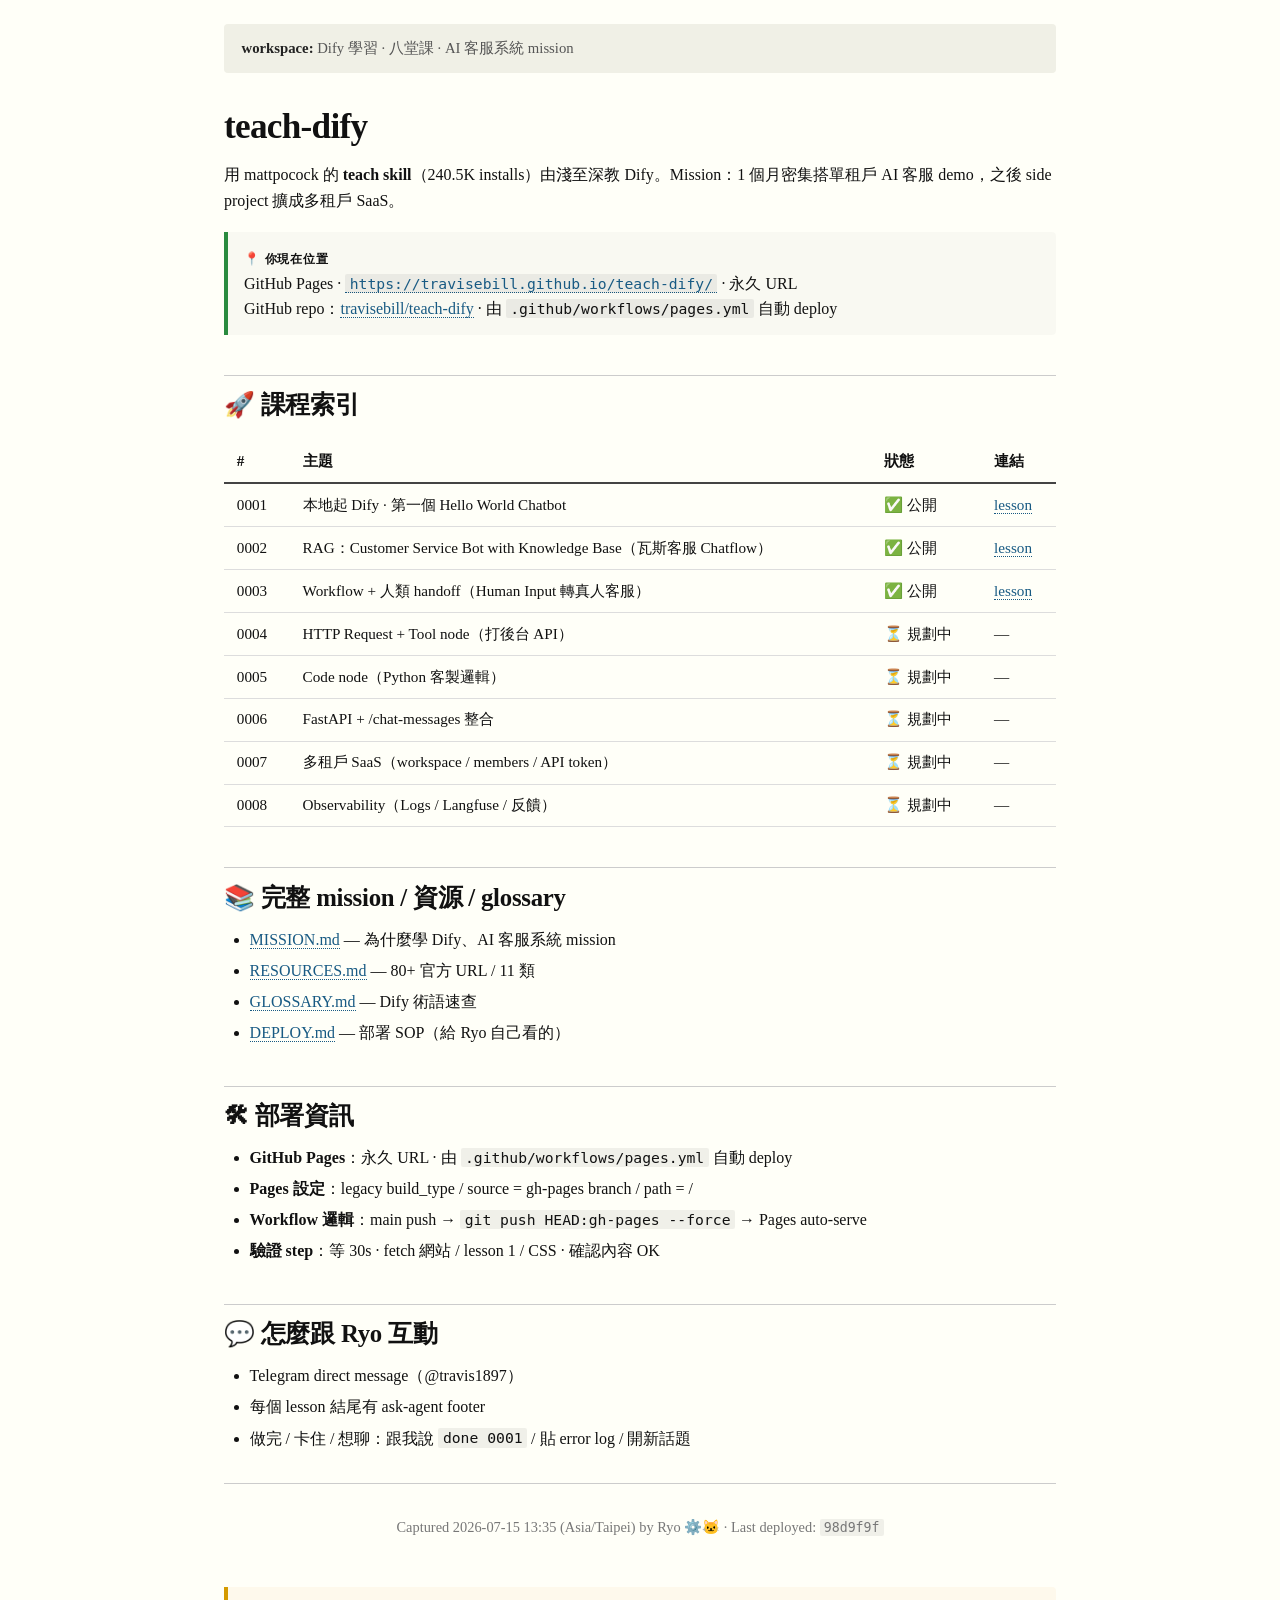
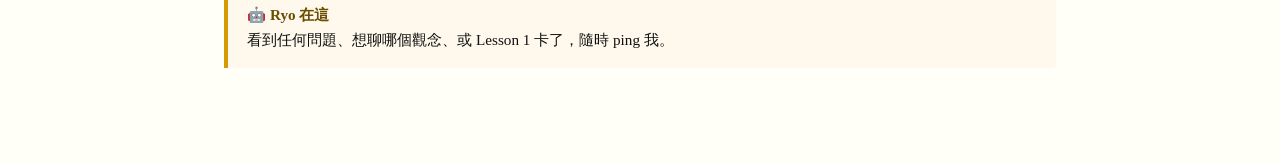
<file: index.html>
<!DOCTYPE html>
<html lang="zh-Hant">
<head>
<meta charset="UTF-8" />
<meta name="viewport" content="width=device-width, initial-scale=1" />
<title>teach-dify — Dify 學習 workspace</title>
<link rel="stylesheet" href="assets/style.css" />
</head>
<body>

<header class="lesson-mission-banner">
  <strong>workspace:</strong> Dify 學習 · 八堂課 · AI 客服系統 mission
</header>

<h1>teach-dify</h1>

<p>用 mattpocock 的 <strong>teach skill</strong>（240.5K installs）由淺至深教 Dify。Mission：1 個月密集搭單租戶 AI 客服 demo，之後 side project 擴成多租戶 SaaS。</p>

<p class="callout win">
<span class="label">📍 你現在位置</span><br>
GitHub Pages · <a href="https://travisebill.github.io/teach-dify/"><code>https://travisebill.github.io/teach-dify/</code></a> · 永久 URL<br>
GitHub repo：<a href="https://github.com/travisebill/teach-dify">travisebill/teach-dify</a> · 由 <code>.github/workflows/pages.yml</code> 自動 deploy
</p>

<h2>🚀 課程索引</h2>

<table>
<thead>
<tr><th>#</th><th>主題</th><th>狀態</th><th>連結</th></tr>
</thead>
<tbody>
<tr>
  <td>0001</td>
  <td>本地起 Dify · 第一個 Hello World Chatbot</td>
  <td>✅ 公開</td>
  <td><a href="lessons/0001-self-host-and-hello-world-chatbot.html">lesson</a></td>
</tr>
<tr>
  <td>0002</td>
  <td>RAG：Customer Service Bot with Knowledge Base（瓦斯客服 Chatflow）</td>
  <td>✅ 公開</td>
  <td><a href="lessons/0002-customer-service-bot-rag-kb.html">lesson</a></td>
</tr>
<tr>
  <td>0003</td>
  <td>Workflow + 人類 handoff（Human Input 轉真人客服）</td>
  <td>✅ 公開</td>
  <td><a href="lessons/0003-workflow-human-handoff.html">lesson</a></td>
</tr>
<tr>
  <td>0004</td>
  <td>HTTP Request + Tool node（打後台 API）</td>
  <td>⏳ 規劃中</td>
  <td>—</td>
</tr>
<tr>
  <td>0005</td>
  <td>Code node（Python 客製邏輯）</td>
  <td>⏳ 規劃中</td>
  <td>—</td>
</tr>
<tr>
  <td>0006</td>
  <td>FastAPI + /chat-messages 整合</td>
  <td>⏳ 規劃中</td>
  <td>—</td>
</tr>
<tr>
  <td>0007</td>
  <td>多租戶 SaaS（workspace / members / API token）</td>
  <td>⏳ 規劃中</td>
  <td>—</td>
</tr>
<tr>
  <td>0008</td>
  <td>Observability（Logs / Langfuse / 反饋）</td>
  <td>⏳ 規劃中</td>
  <td>—</td>
</tr>
</tbody>
</table>

<h2>📚 完整 mission / 資源 / glossary</h2>

<ul>
  <li><a href="MISSION.md">MISSION.md</a> — 為什麼學 Dify、AI 客服系統 mission</li>
  <li><a href="RESOURCES.md">RESOURCES.md</a> — 80+ 官方 URL / 11 類</li>
  <li><a href="reference/GLOSSARY.md">GLOSSARY.md</a> — Dify 術語速查</li>
  <li><a href="DEPLOY.md">DEPLOY.md</a> — 部署 SOP（給 Ryo 自己看的）</li>
</ul>

<h2>🛠 部署資訊</h2>
<ul>
  <li><strong>GitHub Pages</strong>：永久 URL · 由 <code>.github/workflows/pages.yml</code> 自動 deploy</li>
  <li><strong>Pages 設定</strong>：legacy build_type / source = gh-pages branch / path = /</li>
  <li><strong>Workflow 邏輯</strong>：main push → <code>git push HEAD:gh-pages --force</code> → Pages auto-serve</li>
  <li><strong>驗證 step</strong>：等 30s · fetch 網站 / lesson 1 / CSS · 確認內容 OK</li>
</ul>

<h2>💬 怎麼跟 Ryo 互動</h2>
<ul>
  <li>Telegram direct message（@travis1897）</li>
  <li>每個 lesson 結尾有 ask-agent footer</li>
  <li>做完 / 卡住 / 想聊：跟我說 <code>done 0001</code> / 貼 error log / 開新話題</li>
</ul>

<hr>

<p style="text-align: center; color: #777; font-size: 0.9em;">
Captured 2026-07-15 13:35 (Asia/Taipei) by Ryo ⚙️🐱 ·
Last deployed: <code>98d9f9f</code>
</p>

<footer class="ask-agent">
<strong>🤖 Ryo 在這</strong><br>
看到任何問題、想聊哪個觀念、或 Lesson 1 卡了，隨時 ping 我。
</footer>

</body>
</html>
</file>
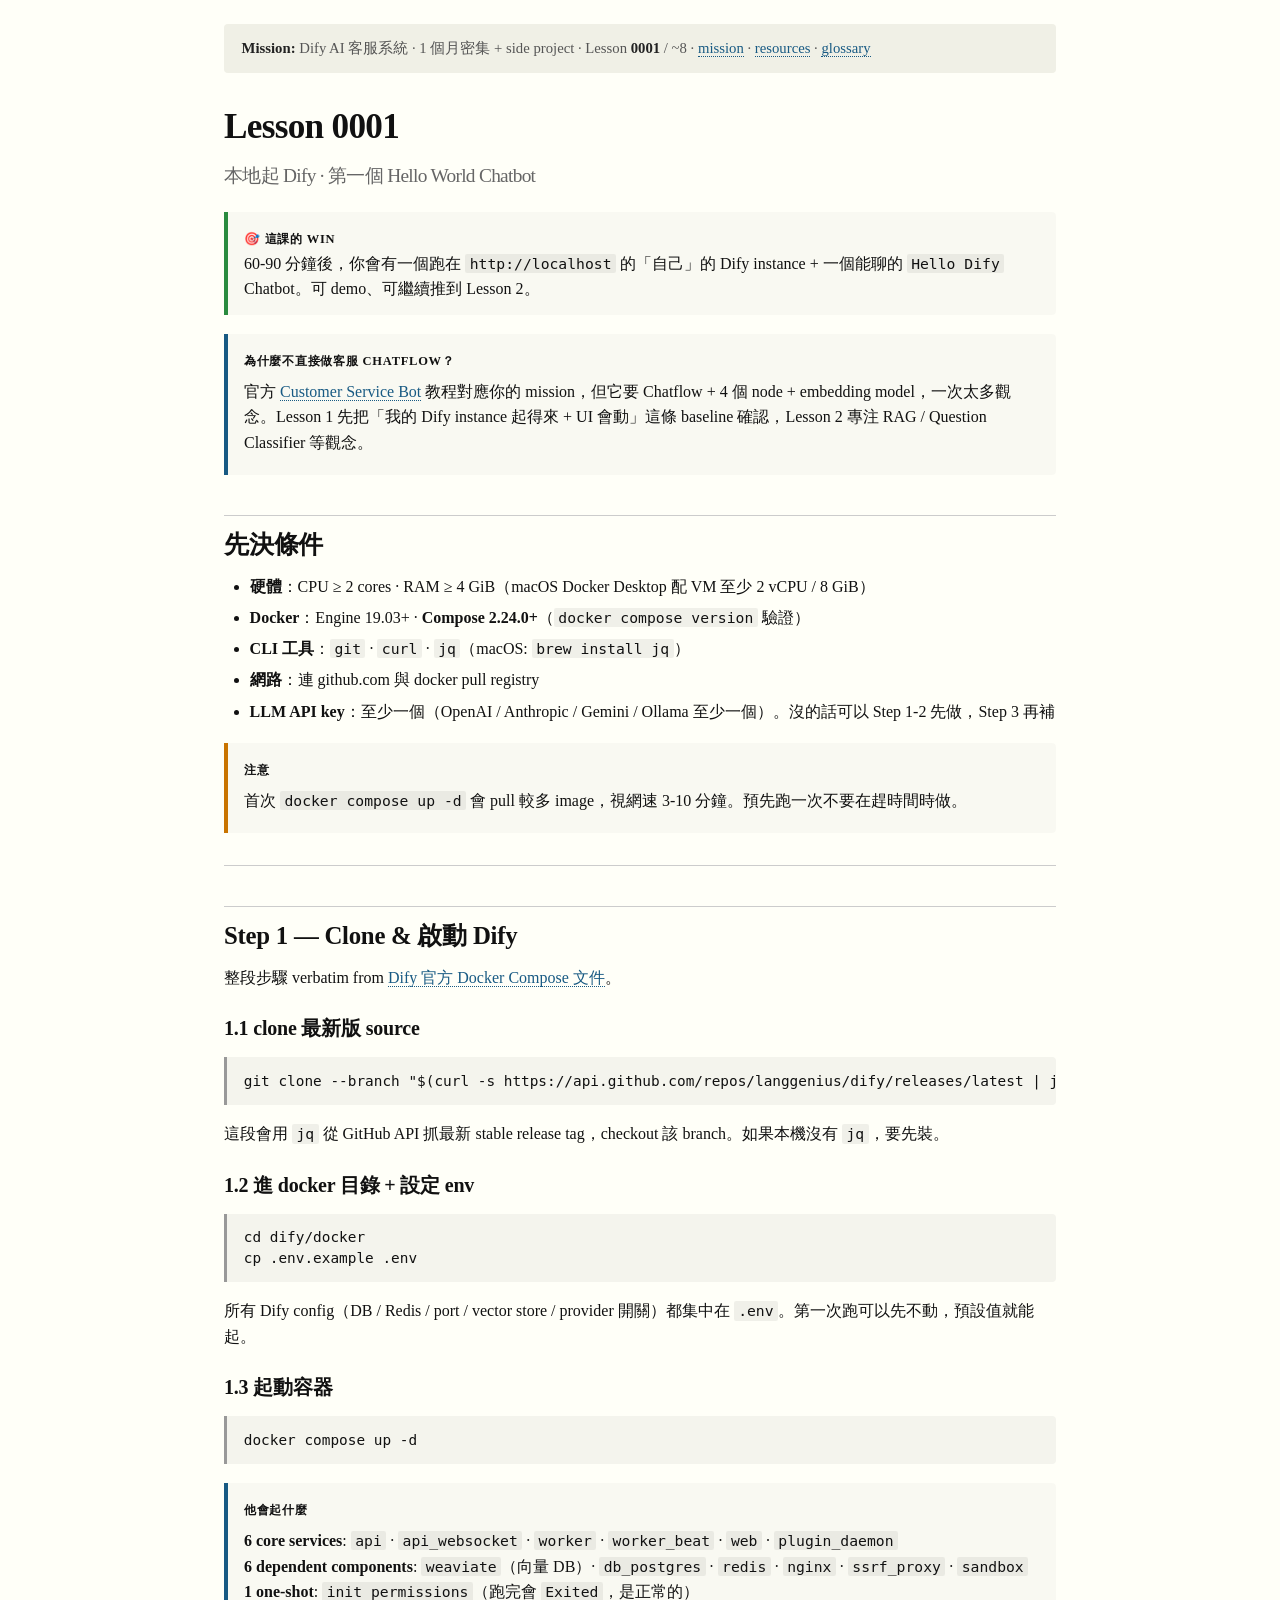
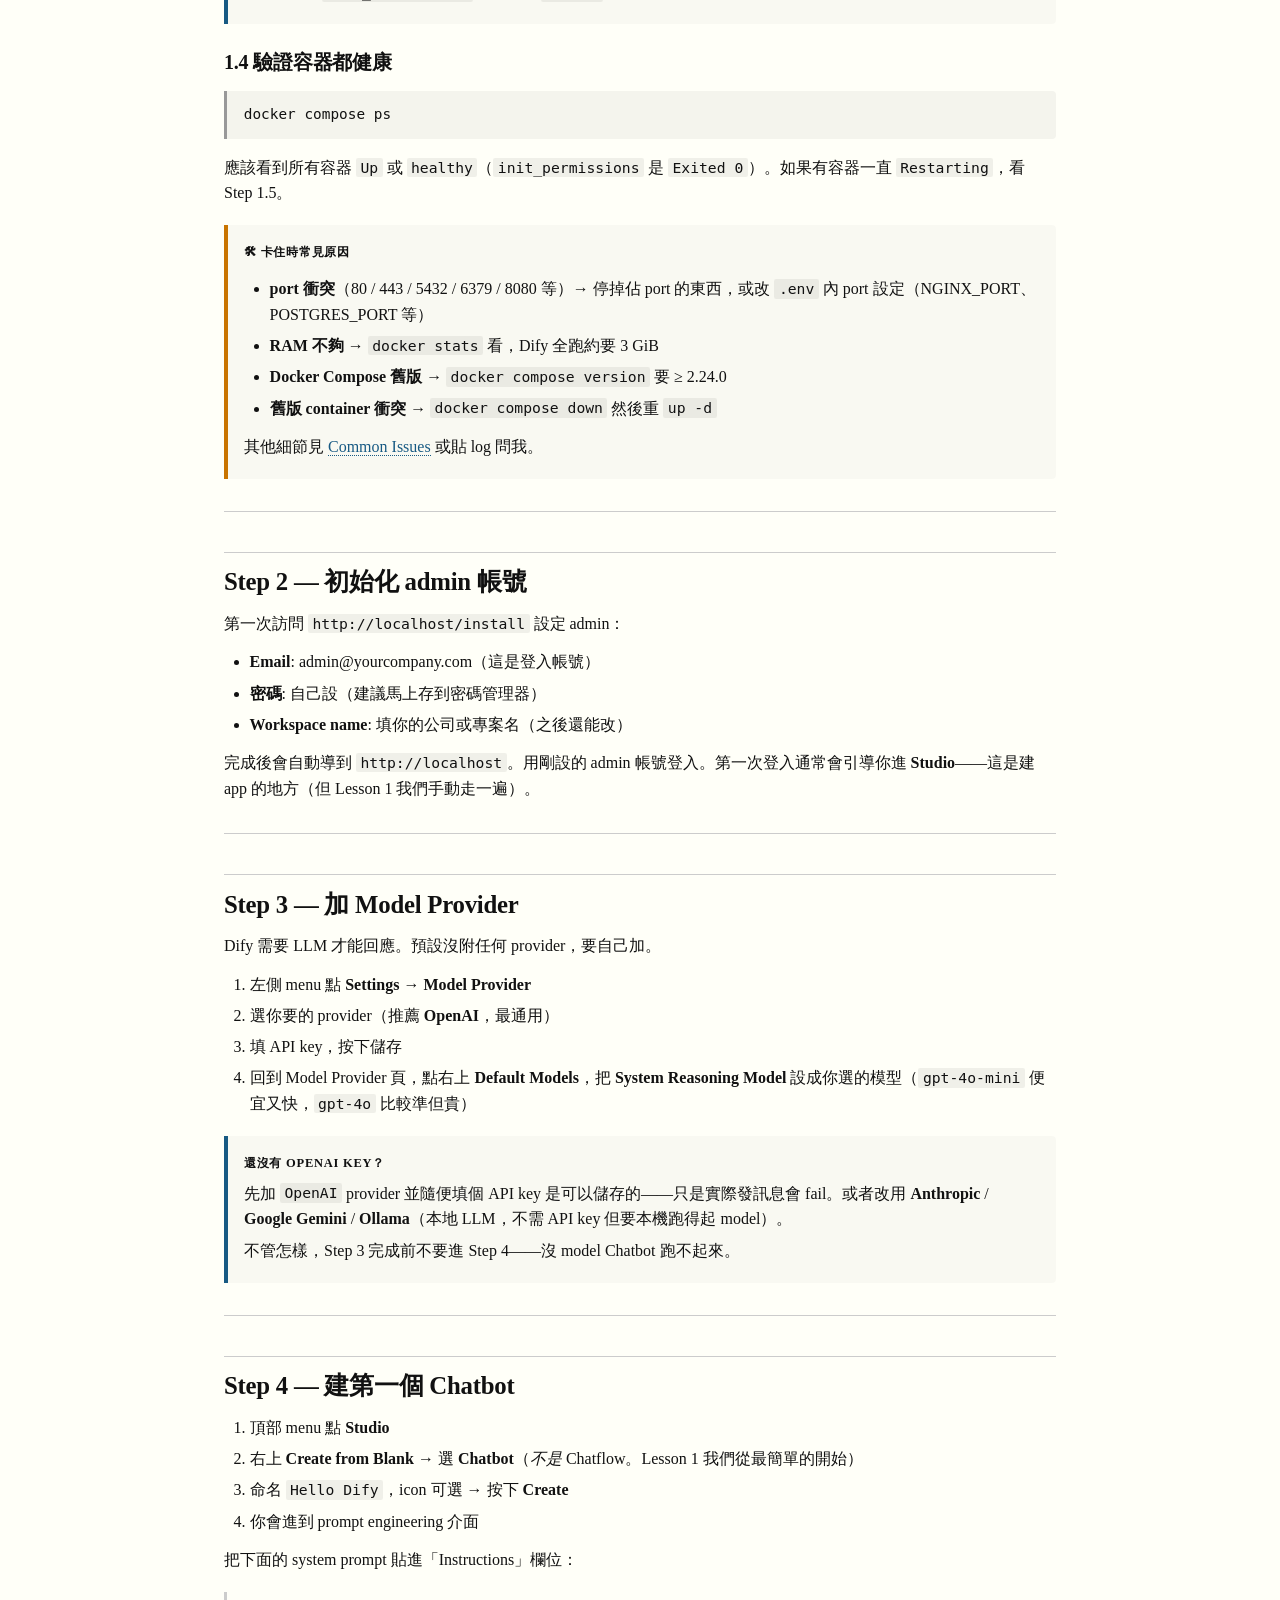
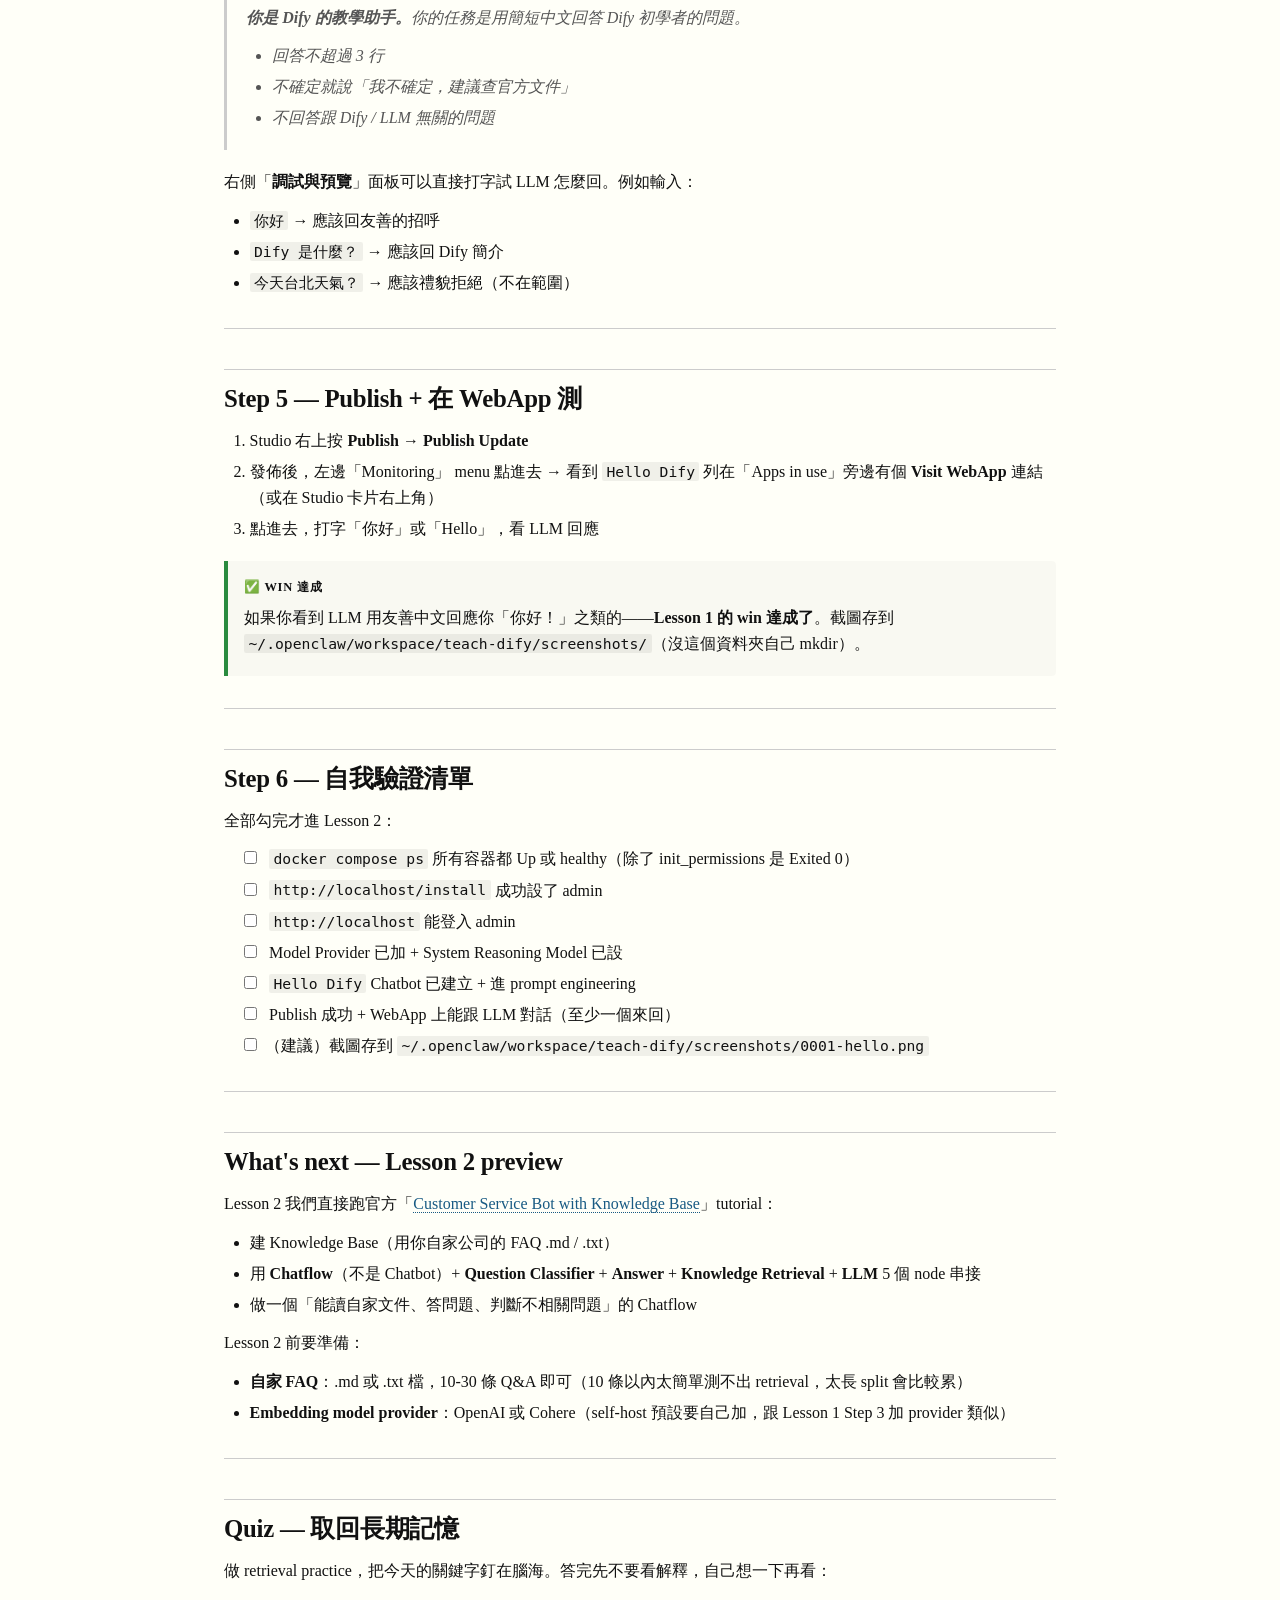
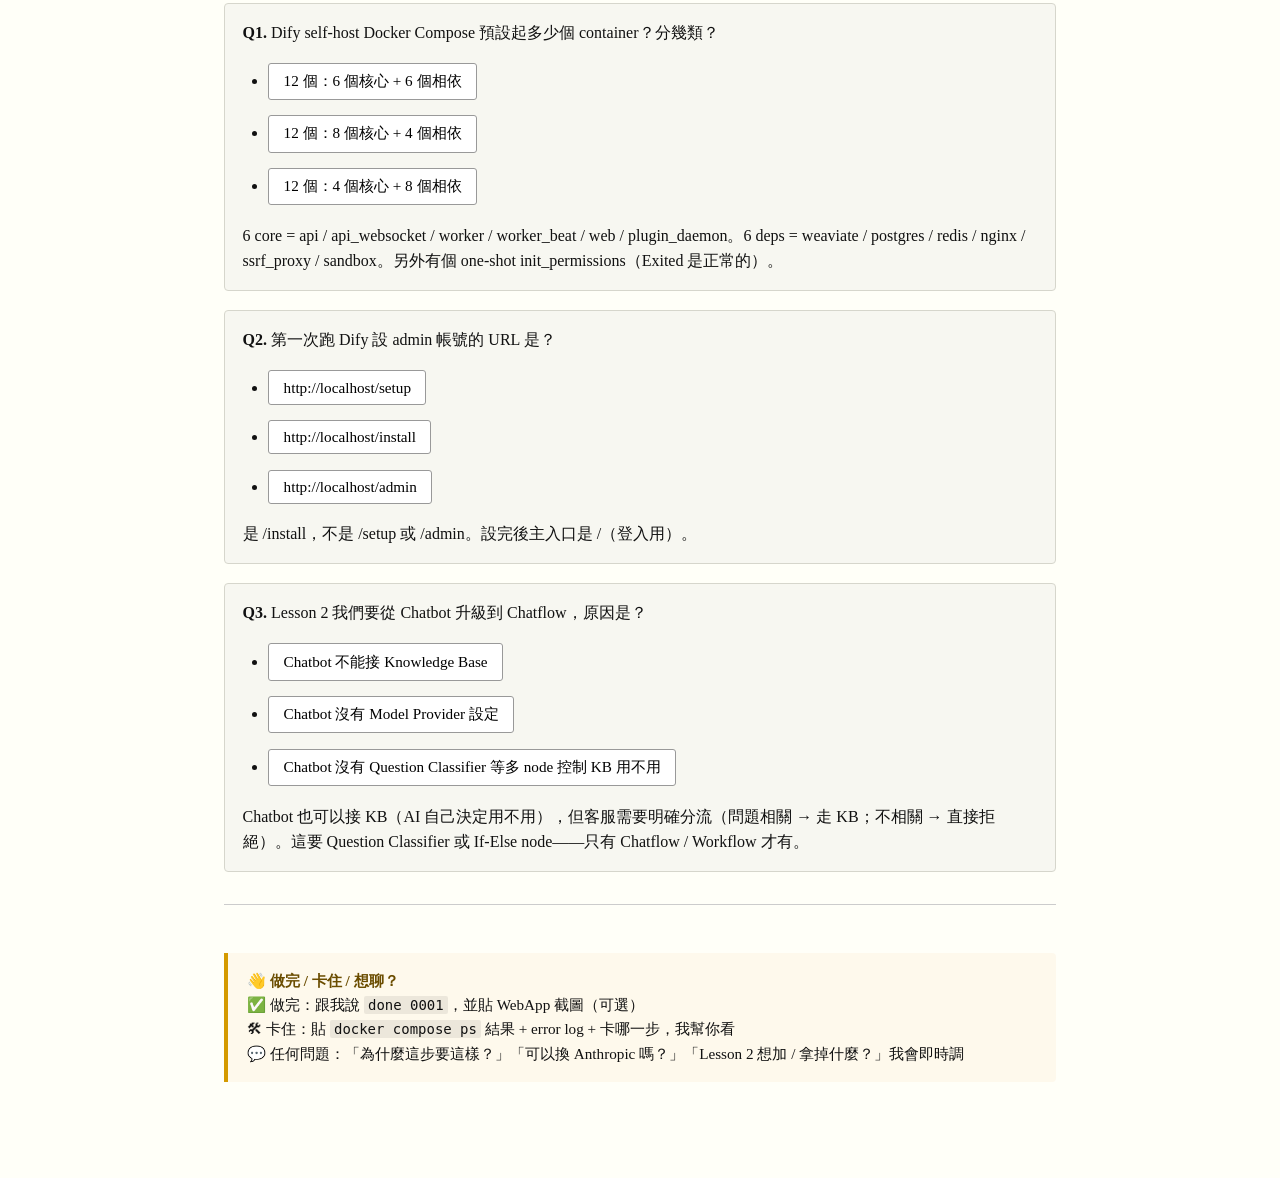
<file: lessons/0001-self-host-and-hello-world-chatbot.html>
<!DOCTYPE html>
<html lang="zh-Hant">
<head>
<meta charset="UTF-8" />
<meta name="viewport" content="width=device-width, initial-scale=1" />
<title>Lesson 0001 — 本地起 Dify + 第一個 Hello World Chatbot</title>
<link rel="stylesheet" href="../assets/style.css" />
</head>
<body>

<header class="lesson-mission-banner">
  <strong>Mission:</strong> Dify AI 客服系統 · 1 個月密集 + side project ·
  Lesson <strong>0001</strong> / ~8 ·
  <a href="../MISSION.md">mission</a> ·
  <a href="../RESOURCES.md">resources</a> ·
  <a href="../reference/GLOSSARY.md">glossary</a>
</header>

<h1>Lesson 0001<br><small style="font-size:0.55em; color:#666; font-weight:400;">本地起 Dify · 第一個 Hello World Chatbot</small></h1>

<p class="callout win">
<span class="label">🎯 這課的 win</span><br>
60-90 分鐘後，你會有一個跑在 <code>http://localhost</code> 的「自己」的 Dify instance + 一個能聊的 <code>Hello Dify</code> Chatbot。可 demo、可繼續推到 Lesson 2。
</p>

<div class="callout tip">
<span class="label">為什麼不直接做客服 Chatflow？</span>
<p>官方 <a href="https://docs.dify.ai/en/learn/tutorials/customer-service-bot">Customer Service Bot</a> 教程對應你的 mission，但它要 Chatflow + 4 個 node + embedding model，一次太多觀念。Lesson 1 先把「我的 Dify instance 起得來 + UI 會動」這條 baseline 確認，Lesson 2 專注 RAG / Question Classifier 等觀念。</p>
</div>

<h2>先決條件</h2>

<ul>
  <li><strong>硬體</strong>：CPU ≥ 2 cores · RAM ≥ 4 GiB（macOS Docker Desktop 配 VM 至少 2 vCPU / 8 GiB）</li>
  <li><strong>Docker</strong>：Engine 19.03+ · <strong>Compose 2.24.0+</strong>（<code>docker compose version</code> 驗證）</li>
  <li><strong>CLI 工具</strong>：<code>git</code> · <code>curl</code> · <code>jq</code>（macOS: <code>brew install jq</code>）</li>
  <li><strong>網路</strong>：連 github.com 與 docker pull registry</li>
  <li><strong>LLM API key</strong>：至少一個（OpenAI / Anthropic / Gemini / Ollama 至少一個）。沒的話可以 Step 1-2 先做，Step 3 再補</li>
</ul>

<div class="callout warn">
<span class="label">注意</span>
<p>首次 <code>docker compose up -d</code> 會 pull 較多 image，視網速 3-10 分鐘。預先跑一次不要在趕時間時做。</p>
</div>

<hr>

<h2>Step 1 — Clone &amp; 啟動 Dify</h2>

<p>整段步驟 verbatim from <a href="https://docs.dify.ai/en/self-host/deploy/quick-start/docker-compose">Dify 官方 Docker Compose 文件</a>。</p>

<h3>1.1 clone 最新版 source</h3>

<pre><code>git clone --branch "$(curl -s https://api.github.com/repos/langgenius/dify/releases/latest | jq -r .tag_name)" https://github.com/langgenius/dify.git
</code></pre>

<p>這段會用 <code>jq</code> 從 GitHub API 抓最新 stable release tag，checkout 該 branch。如果本機沒有 <code>jq</code>，要先裝。</p>

<h3>1.2 進 docker 目錄 + 設定 env</h3>

<pre><code>cd dify/docker
cp .env.example .env
</code></pre>

<p>所有 Dify config（DB / Redis / port / vector store / provider 開關）都集中在 <code>.env</code>。第一次跑可以先不動，預設值就能起。</p>

<h3>1.3 起動容器</h3>

<pre><code>docker compose up -d
</code></pre>

<div class="callout tip">
<span class="label">他會起什麼</span>
<p>
<strong>6 core services</strong>: <code>api</code> · <code>api_websocket</code> · <code>worker</code> · <code>worker_beat</code> · <code>web</code> · <code>plugin_daemon</code><br>
<strong>6 dependent components</strong>: <code>weaviate</code>（向量 DB）· <code>db_postgres</code> · <code>redis</code> · <code>nginx</code> · <code>ssrf_proxy</code> · <code>sandbox</code><br>
<strong>1 one-shot</strong>: <code>init_permissions</code>（跑完會 <code>Exited</code>，是正常的）
</p>
</div>

<h3>1.4 驗證容器都健康</h3>

<pre><code>docker compose ps
</code></pre>

<p>應該看到所有容器 <code>Up</code> 或 <code>healthy</code>（<code>init_permissions</code> 是 <code>Exited 0</code>）。如果有容器一直 <code>Restarting</code>，看 Step 1.5。</p>

<div class="callout warn" id="troubleshooting">
<span class="label">🛠 卡住時常見原因</span>
<p>
<ul>
  <li><strong>port 衝突</strong>（80 / 443 / 5432 / 6379 / 8080 等）→ 停掉佔 port 的東西，或改 <code>.env</code> 內 port 設定（NGINX_PORT、POSTGRES_PORT 等）</li>
  <li><strong>RAM 不夠</strong> → <code>docker stats</code> 看，Dify 全跑約要 3 GiB</li>
  <li><strong>Docker Compose 舊版</strong> → <code>docker compose version</code> 要 ≥ 2.24.0</li>
  <li><strong>舊版 container 衝突</strong> → <code>docker compose down</code> 然後重 <code>up -d</code></li>
</ul>
</p>
<p>其他細節見 <a href="https://docs.dify.ai/en/self-host/deploy/troubleshooting/common-issues">Common Issues</a> 或貼 log 問我。</p>
</div>

<hr>

<h2>Step 2 — 初始化 admin 帳號</h2>

<p>第一次訪問 <code>http://localhost/install</code> 設定 admin：</p>

<ul>
  <li><strong>Email</strong>: admin@yourcompany.com（這是登入帳號）</li>
  <li><strong>密碼</strong>: 自己設（建議馬上存到密碼管理器）</li>
  <li><strong>Workspace name</strong>: 填你的公司或專案名（之後還能改）</li>
</ul>

<p>完成後會自動導到 <code>http://localhost</code>。用剛設的 admin 帳號登入。第一次登入通常會引導你進 <strong>Studio</strong>——這是建 app 的地方（但 Lesson 1 我們手動走一遍）。</p>

<hr>

<h2>Step 3 — 加 Model Provider</h2>

<p>Dify 需要 LLM 才能回應。預設沒附任何 provider，要自己加。</p>

<ol>
  <li>左側 menu 點 <strong>Settings</strong> → <strong>Model Provider</strong></li>
  <li>選你要的 provider（推薦 <strong>OpenAI</strong>，最通用）</li>
  <li>填 API key，按下儲存</li>
  <li>回到 Model Provider 頁，點右上 <strong>Default Models</strong>，把 <strong>System Reasoning Model</strong> 設成你選的模型（<code>gpt-4o-mini</code> 便宜又快，<code>gpt-4o</code> 比較準但貴）</li>
</ol>

<div class="callout tip">
<span class="label">還沒有 OpenAI key？</span>
<p>先加 <code>OpenAI</code> provider 並隨便填個 API key 是可以儲存的——只是實際發訊息會 fail。或者改用 <strong>Anthropic</strong> / <strong>Google Gemini</strong> / <strong>Ollama</strong>（本地 LLM，不需 API key 但要本機跑得起 model）。</p>
<p>不管怎樣，Step 3 完成前不要進 Step 4——沒 model Chatbot 跑不起來。</p>
</div>

<hr>

<h2>Step 4 — 建第一個 Chatbot</h2>

<ol>
  <li>頂部 menu 點 <strong>Studio</strong></li>
  <li>右上 <strong>Create from Blank</strong> → 選 <strong>Chatbot</strong>（<em>不是</em> Chatflow。Lesson 1 我們從最簡單的開始）</li>
  <li>命名 <code>Hello Dify</code>，icon 可選 → 按下 <strong>Create</strong></li>
  <li>你會進到 prompt engineering 介面</li>
</ol>

<p>把下面的 system prompt 貼進「Instructions」欄位：</p>

<blockquote>
<p><strong>你是 Dify 的教學助手。</strong>你的任務是用簡短中文回答 Dify 初學者的問題。</p>
<ul>
  <li>回答不超過 3 行</li>
  <li>不確定就說「我不確定，建議查官方文件」</li>
  <li>不回答跟 Dify / LLM 無關的問題</li>
</ul>
</blockquote>

<p>右側「<strong>調試與預覽</strong>」面板可以直接打字試 LLM 怎麼回。例如輸入：</p>
<ul>
  <li><code>你好</code> → 應該回友善的招呼</li>
  <li><code>Dify 是什麼？</code> → 應該回 Dify 簡介</li>
  <li><code>今天台北天氣？</code> → 應該禮貌拒絕（不在範圍）</li>
</ul>

<hr>

<h2>Step 5 — Publish + 在 WebApp 測</h2>

<ol>
  <li>Studio 右上按 <strong>Publish</strong> → <strong>Publish Update</strong></li>
  <li>發佈後，左邊「Monitoring」 menu 點進去 → 看到 <code>Hello Dify</code> 列在「Apps in use」旁邊有個 <strong>Visit WebApp</strong> 連結（或在 Studio 卡片右上角）</li>
  <li>點進去，打字「你好」或「Hello」，看 LLM 回應</li>
</ol>

<div class="callout win">
<span class="label">✅ Win 達成</span>
<p>如果你看到 LLM 用友善中文回應你「你好！」之類的——<strong>Lesson 1 的 win 達成了</strong>。截圖存到 <code>~/.openclaw/workspace/teach-dify/screenshots/</code>（沒這個資料夾自己 mkdir）。</p>
</div>

<hr>

<h2>Step 6 — 自我驗證清單</h2>

<p>全部勾完才進 Lesson 2：</p>

<ul class="task-list">
  <li><input type="checkbox"> <code>docker compose ps</code> 所有容器都 Up 或 healthy（除了 init_permissions 是 Exited 0）</li>
  <li><input type="checkbox"> <code>http://localhost/install</code> 成功設了 admin</li>
  <li><input type="checkbox"> <code>http://localhost</code> 能登入 admin</li>
  <li><input type="checkbox"> Model Provider 已加 + System Reasoning Model 已設</li>
  <li><input type="checkbox"> <code>Hello Dify</code> Chatbot 已建立 + 進 prompt engineering</li>
  <li><input type="checkbox"> Publish 成功 + WebApp 上能跟 LLM 對話（至少一個來回）</li>
  <li><input type="checkbox">（建議）截圖存到 <code>~/.openclaw/workspace/teach-dify/screenshots/0001-hello.png</code></li>
</ul>

<hr>

<h2>What's next — Lesson 2 preview</h2>

<p>Lesson 2 我們直接跑官方「<a href="https://docs.dify.ai/en/learn/tutorials/customer-service-bot">Customer Service Bot with Knowledge Base</a>」tutorial：</p>

<ul>
  <li>建 Knowledge Base（用你自家公司的 FAQ .md / .txt）</li>
  <li>用 <strong>Chatflow</strong>（不是 Chatbot）+ <strong>Question Classifier</strong> + <strong>Answer</strong> + <strong>Knowledge Retrieval</strong> + <strong>LLM</strong> 5 個 node 串接</li>
  <li>做一個「能讀自家文件、答問題、判斷不相關問題」的 Chatflow</li>
</ul>

<p>Lesson 2 前要準備：</p>
<ul>
  <li><strong>自家 FAQ</strong>：.md 或 .txt 檔，10-30 條 Q&amp;A 即可（10 條以內太簡單測不出 retrieval，太長 split 會比較累）</li>
  <li><strong>Embedding model provider</strong>：OpenAI 或 Cohere（self-host 預設要自己加，跟 Lesson 1 Step 3 加 provider 類似）</li>
</ul>

<hr>

<h2>Quiz — 取回長期記憶</h2>

<p>做 retrieval practice，把今天的關鍵字釘在腦海。答完先不要看解釋，自己想一下再看：</p>

<div class="quiz" data-correct="A">
<p><strong>Q1.</strong> Dify self-host Docker Compose 預設起多少個 container？分幾類？</p>
<ul class="options">
  <li><button data-answer="A">12 個：6 個核心 + 6 個相依</button></li>
  <li><button data-answer="B">12 個：8 個核心 + 4 個相依</button></li>
  <li><button data-answer="C">12 個：4 個核心 + 8 個相依</button></li>
</ul>
<div class="explanation">6 core = api / api_websocket / worker / worker_beat / web / plugin_daemon。6 deps = weaviate / postgres / redis / nginx / ssrf_proxy / sandbox。另外有個 one-shot init_permissions（Exited 是正常的）。</div>
<div class="feedback"></div>
</div>

<div class="quiz" data-correct="B">
<p><strong>Q2.</strong> 第一次跑 Dify 設 admin 帳號的 URL 是？</p>
<ul class="options">
  <li><button data-answer="A">http://localhost/setup</button></li>
  <li><button data-answer="B">http://localhost/install</button></li>
  <li><button data-answer="C">http://localhost/admin</button></li>
</ul>
<div class="explanation">是 /install，不是 /setup 或 /admin。設完後主入口是 /（登入用）。</div>
<div class="feedback"></div>
</div>

<div class="quiz" data-correct="C">
<p><strong>Q3.</strong> Lesson 2 我們要從 Chatbot 升級到 Chatflow，原因是？</p>
<ul class="options">
  <li><button data-answer="A">Chatbot 不能接 Knowledge Base</button></li>
  <li><button data-answer="B">Chatbot 沒有 Model Provider 設定</button></li>
  <li><button data-answer="C">Chatbot 沒有 Question Classifier 等多 node 控制 KB 用不用</button></li>
</ul>
<div class="explanation">Chatbot 也可以接 KB（AI 自己決定用不用），但客服需要明確分流（問題相關 → 走 KB；不相關 → 直接拒絕）。這要 Question Classifier 或 If-Else node——只有 Chatflow / Workflow 才有。</div>
<div class="feedback"></div>
</div>

<hr>

<footer class="ask-agent">
<strong>👋 做完 / 卡住 / 想聊？</strong><br>
✅ 做完：跟我說 <code>done 0001</code>，並貼 WebApp 截圖（可選）<br>
🛠 卡住：貼 <code>docker compose ps</code> 結果 + error log + 卡哪一步，我幫你看<br>
💬 任何問題：「為什麼這步要這樣？」「可以換 Anthropic 嗎？」「Lesson 2 想加 / 拿掉什麼？」我會即時調
</footer>

<script src="../assets/quiz.js"></script>
</body>
</html>
</file>
<file: assets/style.css>
/* Tufte-inspired shared stylesheet for Dify teach-dify lessons
   Designed for clean reading + printing. Lessons link this once at top. */

/* ---------- Reset & base ---------- */
* { box-sizing: border-box; }
html { font-size: 16px; }
body {
  font-family: "ETBembo", "Palatino Linotype", "Palatino", Georgia, serif;
  line-height: 1.6;
  color: #111;
  background: #fffff8;
  max-width: 880px;
  margin: 0 auto;
  padding: 2.5rem 1.5rem 6rem;
  counter-reset: footnote;
}

/* ---------- Headings ---------- */
h1, h2, h3, h4 {
  font-weight: 700;
  line-height: 1.25;
  margin: 1.6rem 0 0.8rem;
  letter-spacing: -0.01em;
}
h1 {
  font-size: 2.2rem;
  margin-top: 0;
  letter-spacing: -0.02em;
}
h2 {
  font-size: 1.55rem;
  margin-top: 2.5rem;
  padding-top: 0.9rem;
  border-top: 1px solid #ccc;
}
h3 { font-size: 1.25rem; margin-top: 1.6rem; }
h4 {
  font-size: 1.05rem;
  font-style: italic;
  font-weight: 400;
  margin-top: 1.2rem;
  color: #333;
}

/* ---------- Paragraphs ---------- */
p { margin: 0.8rem 0; }

/* ---------- Links ---------- */
a {
  color: #185a83;
  text-decoration: none;
  border-bottom: 1px dotted #185a83;
}
a:hover { border-bottom-style: solid; }

/* ---------- Inline code ---------- */
code {
  font-family: "Consolas", "SF Mono", "Menlo", "DejaVu Sans Mono", monospace;
  font-size: 0.92em;
  background: rgba(0, 0, 0, 0.06);
  padding: 0.08em 0.3em;
  border-radius: 2px;
}

/* ---------- Code blocks ---------- */
pre {
  background: #f4f4ed;
  border-left: 3px solid #999;
  padding: 0.85rem 1.05rem;
  font-family: "Consolas", "SF Mono", "Menlo", "DejaVu Sans Mono", monospace;
  font-size: 0.9em;
  line-height: 1.45;
  overflow-x: auto;
  border-radius: 0 4px 4px 0;
  margin: 1rem 0;
}
pre code { background: none; padding: 0; font-size: inherit; }

/* ---------- Lists ---------- */
ul, ol { padding-left: 1.6rem; margin: 0.8rem 0; }
li { margin: 0.35rem 0; }
ul.task-list { list-style: none; padding-left: 1rem; }
ul.task-list li input { margin-right: 0.5rem; }

/* ---------- Blockquotes ---------- */
blockquote {
  margin: 1.2rem 0;
  padding: 0.4rem 1.2rem;
  border-left: 3px solid #ccc;
  color: #555;
  font-style: italic;
}
blockquote p { margin: 0.4rem 0; }

/* ---------- Tables ---------- */
table {
  border-collapse: collapse;
  margin: 1.2rem 0;
  width: 100%;
  font-size: 0.95em;
}
th, td {
  padding: 0.55rem 0.8rem;
  text-align: left;
  border-bottom: 1px solid #ddd;
  vertical-align: top;
}
th { border-bottom: 2px solid #444; font-weight: 600; }

/* ---------- Callouts ---------- */
.callout {
  margin: 1.2rem 0;
  padding: 0.8rem 1rem;
  border-left: 4px solid;
  border-radius: 0 4px 4px 0;
  background: rgba(0, 0, 0, 0.025);
}
.callout .label {
  font-weight: 700;
  text-transform: uppercase;
  font-size: 0.78em;
  letter-spacing: 0.06em;
}
.callout.win  { border-color: #2a8b3f; }
.callout.warn { border-color: #c97400; }
.callout.fail { border-color: #c0392b; }
.callout.tip  { border-color: #185a83; }
.callout p { margin: 0.4rem 0; }

/* ---------- Mission banner (top of every lesson) ---------- */
.lesson-mission-banner {
  margin: -1rem 0 2rem;
  padding: 0.8rem 1.1rem;
  background: #f0f0e6;
  border-radius: 4px;
  font-size: 0.92em;
  color: #555;
}
.lesson-mission-banner strong { color: #222; }

/* ---------- Quiz widget ---------- */
.quiz {
  margin: 1.2rem 0;
  padding: 1rem 1.1rem;
  background: #f7f7f1;
  border: 1px solid #d6d6cc;
  border-radius: 4px;
}
.quiz p:first-child { margin-top: 0; }
.quiz ol.options {
  list-style: none;
  padding-left: 0;
  margin: 0.6rem 0;
}
.quiz ol.options li {
  margin: 0.4rem 0;
  padding: 0;
}
.quiz button {
  display: inline-block;
  margin: 0.3rem 0.4rem 0.3rem 0;
  padding: 0.45rem 0.9rem;
  background: #fff;
  border: 1px solid #999;
  border-radius: 3px;
  cursor: pointer;
  font-size: 0.95em;
  font-family: inherit;
}
.quiz button:hover { background: #fef9ec; border-color: #666; }
.quiz button.correct { background: #dff5d6; border-color: #2a8b3f; }
.quiz button.wrong   { background: #ffd9d3; border-color: #c0392b; }
.quiz .feedback {
  margin-top: 0.7rem;
  font-weight: 600;
  display: none;
}
.quiz .feedback.show { display: block; }

/* ---------- Sidenotes / margin notes ---------- */
.sidenote {
  float: right;
  clear: right;
  margin-right: -9rem;
  width: 7.5rem;
  font-size: 0.82em;
  font-style: italic;
  color: #555;
  background: rgba(255, 255, 200, 0.35);
  padding: 0.3rem 0.55rem;
  border-radius: 3px;
  line-height: 1.4;
}

/* ---------- HR ---------- */
hr {
  border: 0;
  border-top: 1px solid #ccc;
  margin: 2rem 0;
}

/* ---------- Footer / ask-the-agent ---------- */
footer.ask-agent {
  margin-top: 3rem;
  padding: 1rem 1.2rem;
  background: #fef9ec;
  border-left: 4px solid #d49a00;
  border-radius: 0 4px 4px 0;
  font-size: 0.95em;
}
footer.ask-agent strong { color: #6b4d00; }
footer.ask-agent code { background: rgba(0, 0, 0, 0.07); }

/* ---------- Print friendly ---------- */
@media print {
  body { background: white; max-width: 100%; padding: 1rem; }
  .no-print, footer.ask-agent { display: none; }
  pre { break-inside: avoid; page-break-inside: avoid; }
  h2 { page-break-before: auto; }
  a { border-bottom: none; color: #333; }
}
</file>
